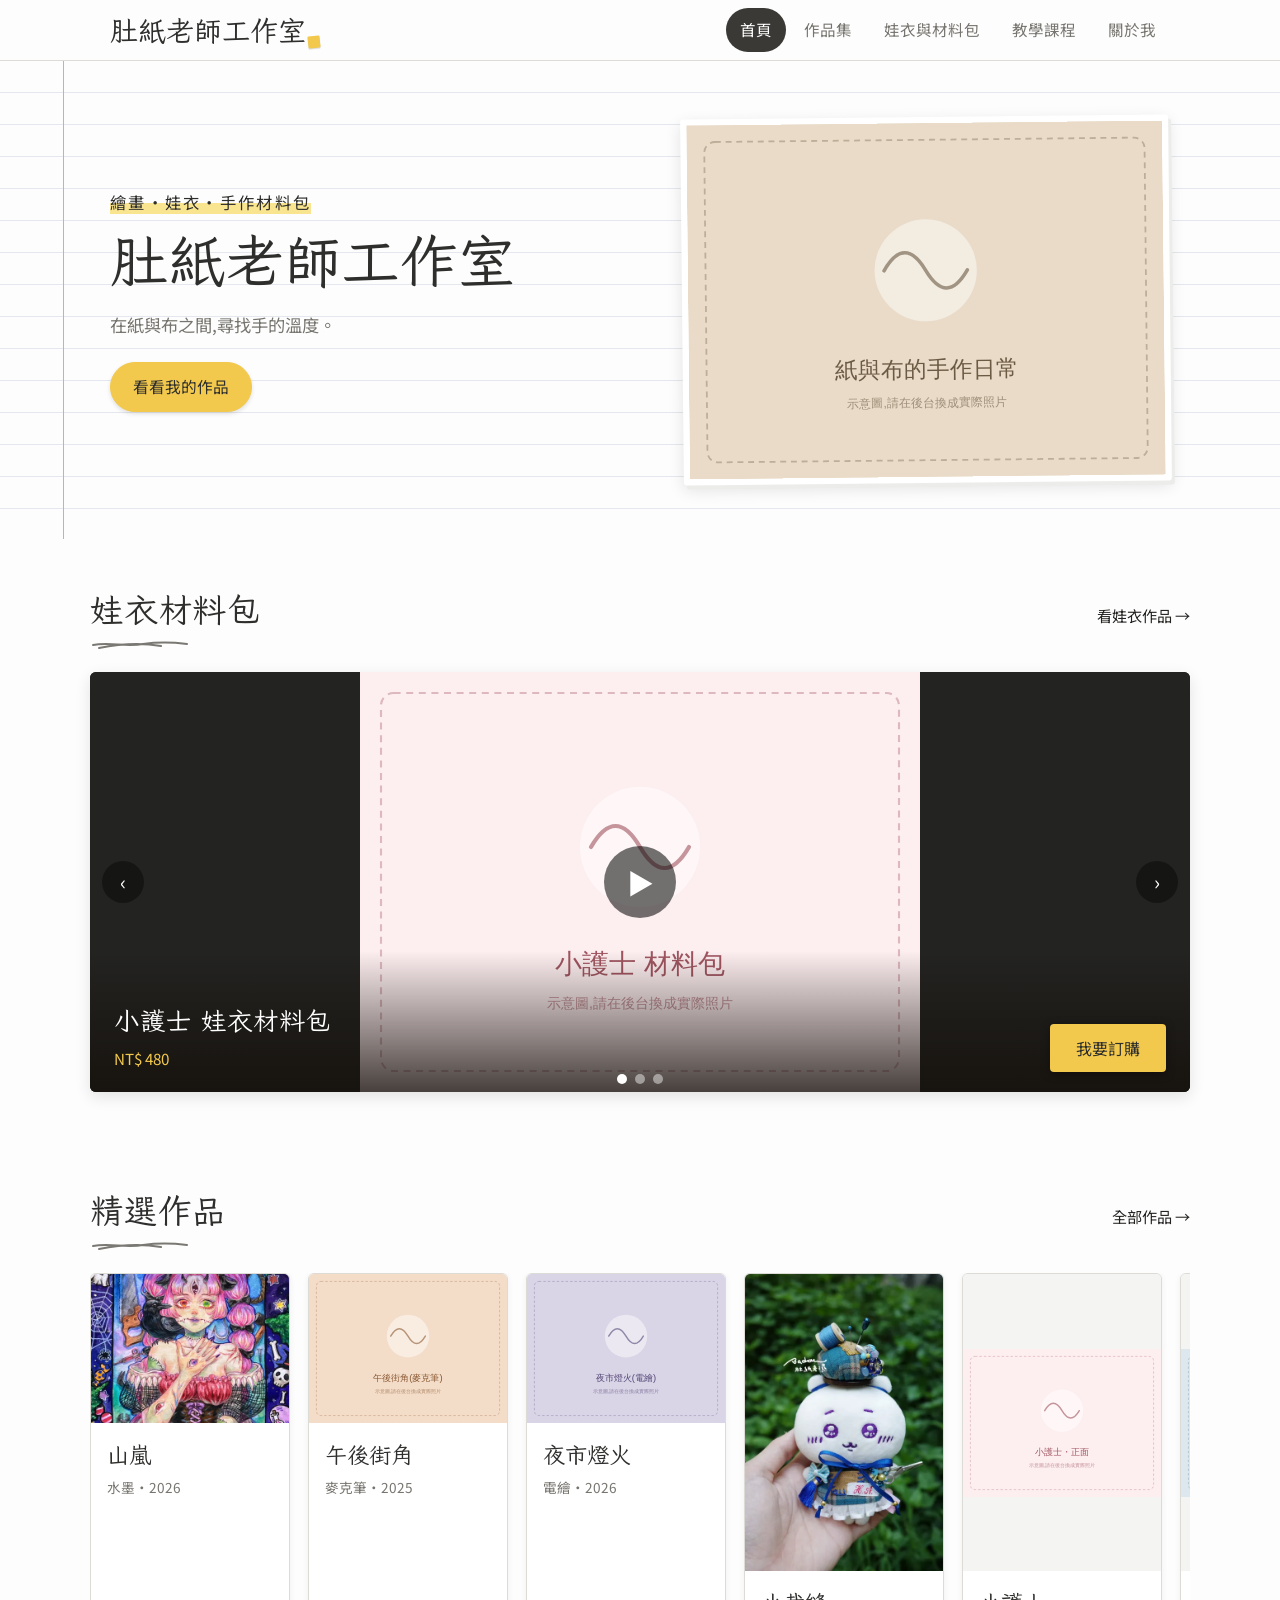
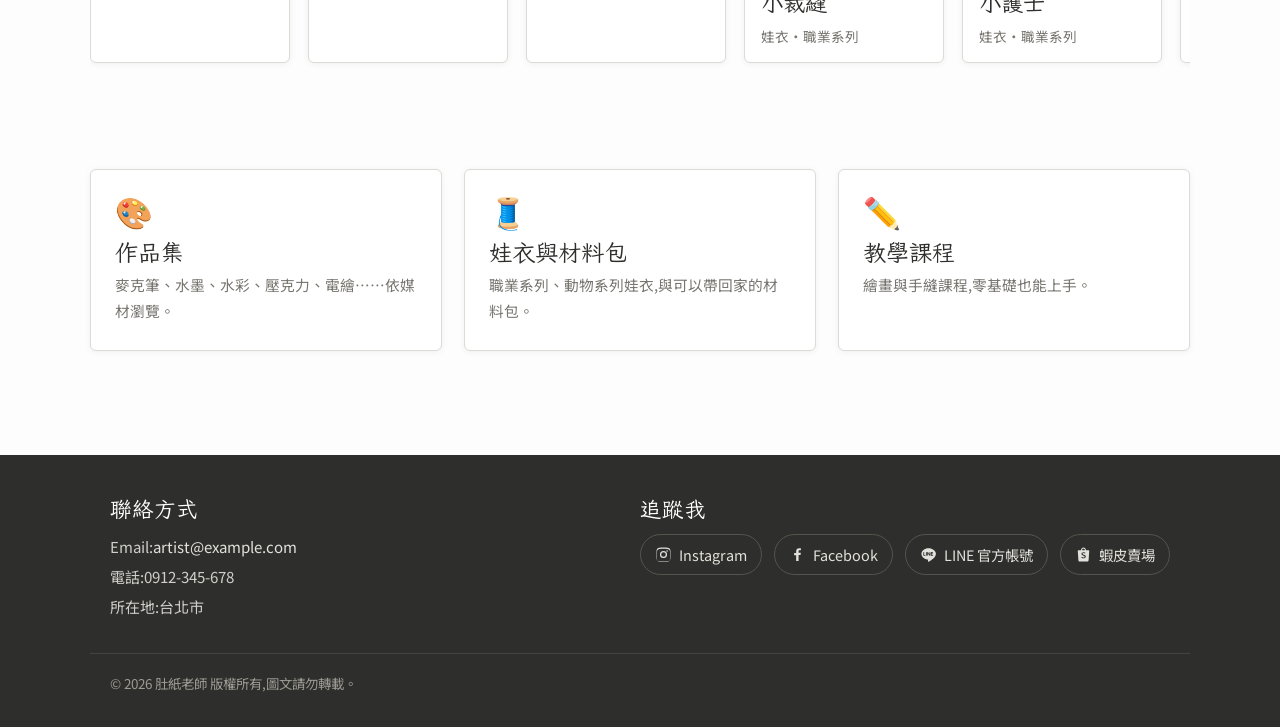
<file: index.html>
<!doctype html>
<html lang="zh-Hant">
<head>
  <meta charset="utf-8">
  <meta name="viewport" content="width=device-width, initial-scale=1">
  <title>肚紙老師工作室|繪畫・娃衣・手作材料包</title>
  <meta name="description" content="美術創作者的個人網站:麥克筆、水墨、水彩、壓克力與電繪作品,棉花娃娃娃衣與手作材料包。">
  <meta property="og:title" content="肚紙老師工作室|繪畫・娃衣・手作材料包">
  <meta property="og:description" content="繪畫作品、娃衣創作與手作材料包。">
  <meta property="og:image" content="/images/site/og-default.svg">
  <meta property="og:type" content="website">
  <meta name="theme-color" content="#fdfdfd">
  <link rel="icon" href="images/site/favicon.svg" type="image/svg+xml">
  <link rel="preconnect" href="https://fonts.googleapis.com">
  <link rel="preconnect" href="https://fonts.gstatic.com" crossorigin>
  <link rel="preconnect" href="https://fontsapi.zeoseven.com" crossorigin>
  <link href="https://fontsapi.zeoseven.com/96/main/result.css" rel="stylesheet">
  <link href="https://fonts.googleapis.com/css2?family=Iansui&family=Noto+Sans+TC:wght@400;500;700&family=Caveat:wght@500;700&display=swap" rel="stylesheet">
  <link rel="stylesheet" href="css/base.css">
  <link rel="stylesheet" href="css/layout.css">
  <link rel="stylesheet" href="css/billboard.css">
</head>
<body>
  <site-header></site-header>

  <main>
    <!-- hero -->
    <section class="hero">
      <div class="hero-inner">
        <div>
          <div class="tagline" data-tagline></div>
          <h1 data-hero-title>歡迎光臨</h1>
          <p class="hero-text" data-hero-text></p>
          <a class="btn btn-primary" href="gallery.html">看看我的作品</a>
        </div>
        <div class="hero-img"><img data-hero-img alt="" ></div>
      </div>
    </section>

    <!-- 材料包影片看板 -->
    <section class="section container" id="kit-section" hidden>
      <div class="section-head">
        <h2>娃衣材料包</h2>
        <a class="more" href="dolls.html">看娃衣作品 →</a>
      </div>
      <div id="kit-billboard"></div>
    </section>

    <!-- 精選作品 -->
    <section class="section container" id="featured-section" hidden>
      <div class="section-head">
        <h2>精選作品</h2>
        <a class="more" href="gallery.html">全部作品 →</a>
      </div>
      <div class="featured-row" id="featured-row"></div>
    </section>

    <!-- 入口卡 -->
    <section class="section container">
      <div class="entry-cards">
        <a class="entry-card" href="gallery.html">
          <div class="icon">🎨</div>
          <h3>作品集</h3>
          <p>麥克筆、水墨、水彩、壓克力、電繪⋯⋯依媒材瀏覽。</p>
        </a>
        <a class="entry-card" href="dolls.html">
          <div class="icon">🧵</div>
          <h3>娃衣與材料包</h3>
          <p>職業系列、動物系列娃衣,與可以帶回家的材料包。</p>
        </a>
        <a class="entry-card" href="courses.html">
          <div class="icon">✏️</div>
          <h3>教學課程</h3>
          <p>繪畫與手縫課程,零基礎也能上手。</p>
        </a>
      </div>
    </section>
  </main>

  <site-footer></site-footer>

  <script type="module" src="js/include.js"></script>
  <script type="module" src="js/home.js"></script>
</body>
</html>
</file>
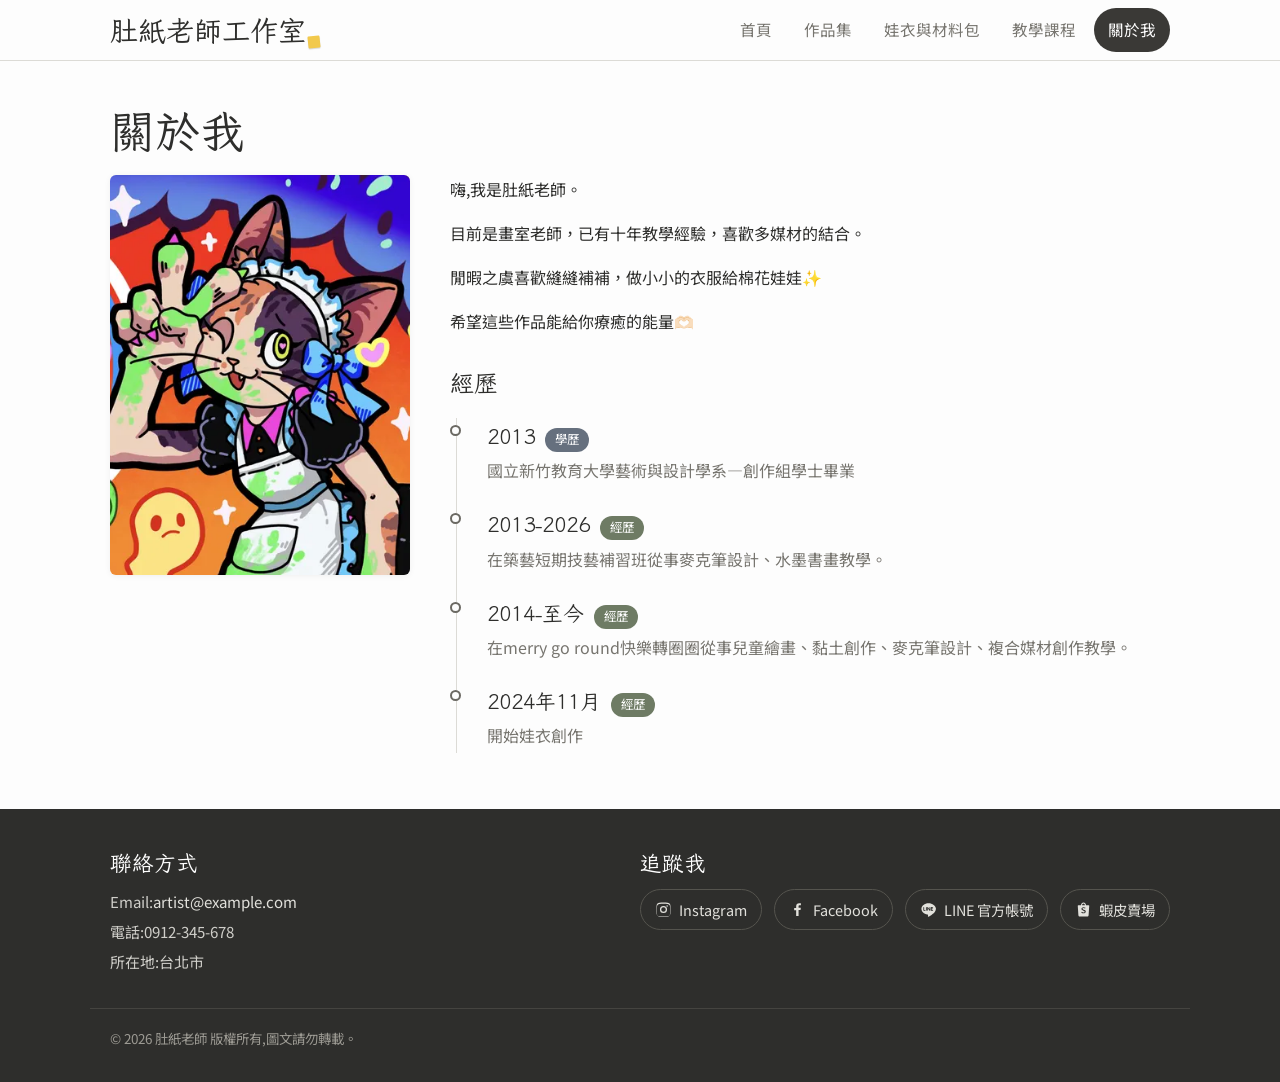
<file: about.html>
<!doctype html>
<html lang="zh-Hant">
<head>
  <meta charset="utf-8">
  <meta name="viewport" content="width=device-width, initial-scale=1">
  <title>關於我|肚紙老師工作室</title>
  <meta name="description" content="創作者簡介、學經歷、展覽與獲獎紀錄。">
  <meta property="og:title" content="關於我|肚紙老師工作室">
  <meta property="og:image" content="/images/site/og-default.svg">
  <meta name="theme-color" content="#fdfdfd">
  <link rel="icon" href="images/site/favicon.svg" type="image/svg+xml">
  <link rel="preconnect" href="https://fonts.googleapis.com">
  <link rel="preconnect" href="https://fonts.gstatic.com" crossorigin>
  <link rel="preconnect" href="https://fontsapi.zeoseven.com" crossorigin>
  <link href="https://fontsapi.zeoseven.com/96/main/result.css" rel="stylesheet">
  <link href="https://fonts.googleapis.com/css2?family=Iansui&family=Noto+Sans+TC:wght@400;500;700&family=Caveat:wght@500;700&display=swap" rel="stylesheet">
  <link rel="stylesheet" href="css/base.css">
  <link rel="stylesheet" href="css/layout.css">
</head>
<body>
  <site-header></site-header>

  <main class="container">
    <div class="page-head">
      <h1>關於我</h1>
    </div>

    <div class="about-grid">
      <div class="about-portrait"><img id="portrait" alt="創作者照片"></div>
      <div>
        <div id="bio"></div>
        <h2 style="margin-top:32px">經歷</h2>
        <ol class="timeline" id="cv-list"></ol>
      </div>
    </div>
  </main>

  <site-footer></site-footer>

  <script type="module" src="js/include.js"></script>
  <script type="module" src="js/about.js"></script>
</body>
</html>
</file>
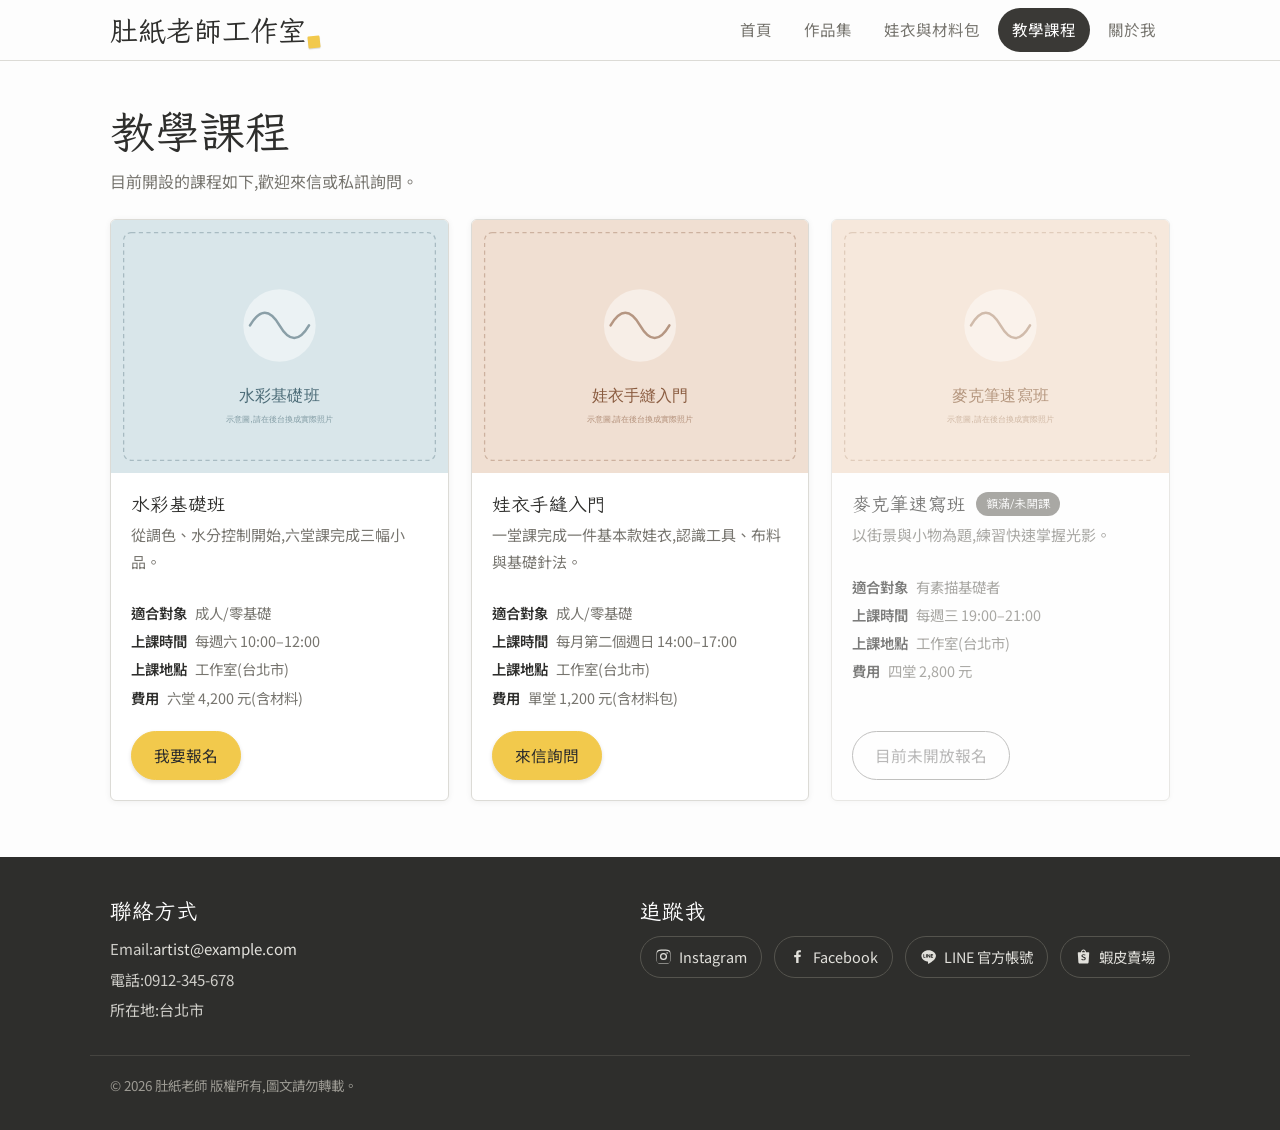
<file: courses.html>
<!doctype html>
<html lang="zh-Hant">
<head>
  <meta charset="utf-8">
  <meta name="viewport" content="width=device-width, initial-scale=1">
  <title>教學課程|肚紙老師工作室</title>
  <meta name="description" content="繪畫與娃衣手縫課程資訊與報名方式。">
  <meta property="og:title" content="教學課程|肚紙老師工作室">
  <meta property="og:image" content="/images/site/og-default.svg">
  <meta name="theme-color" content="#fdfdfd">
  <link rel="icon" href="images/site/favicon.svg" type="image/svg+xml">
  <link rel="preconnect" href="https://fonts.googleapis.com">
  <link rel="preconnect" href="https://fonts.gstatic.com" crossorigin>
  <link rel="preconnect" href="https://fontsapi.zeoseven.com" crossorigin>
  <link href="https://fontsapi.zeoseven.com/96/main/result.css" rel="stylesheet">
  <link href="https://fonts.googleapis.com/css2?family=Iansui&family=Noto+Sans+TC:wght@400;500;700&family=Caveat:wght@500;700&display=swap" rel="stylesheet">
  <link rel="stylesheet" href="css/base.css">
  <link rel="stylesheet" href="css/layout.css">
</head>
<body>
  <site-header></site-header>

  <main class="container">
    <div class="page-head">
      <h1>教學課程</h1>
      <p class="lede" id="course-intro"></p>
    </div>

    <div class="course-grid" id="course-grid"></div>
    <div class="empty-note" id="course-empty" hidden>目前沒有開設中的課程,歡迎追蹤社群獲得最新消息。</div>
  </main>

  <site-footer></site-footer>

  <script type="module" src="js/include.js"></script>
  <script type="module" src="js/courses.js"></script>
</body>
</html>
</file>
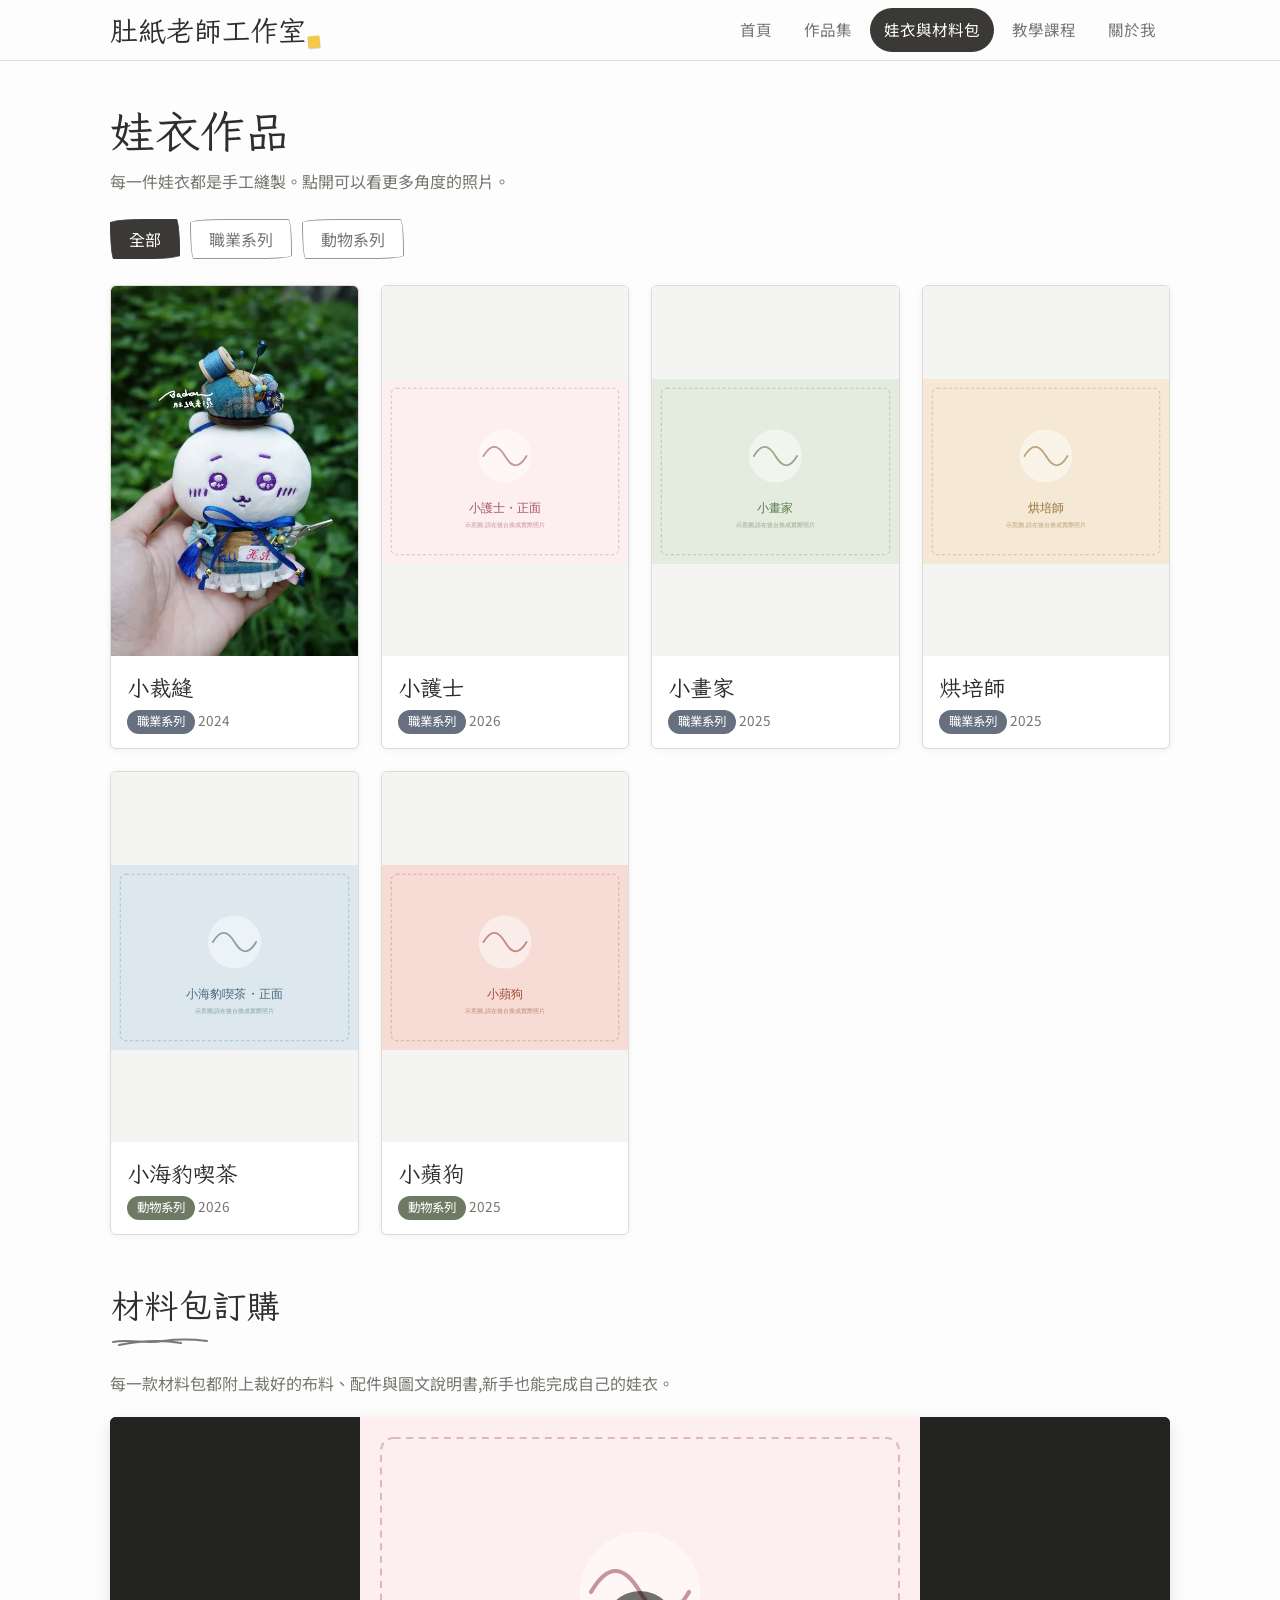
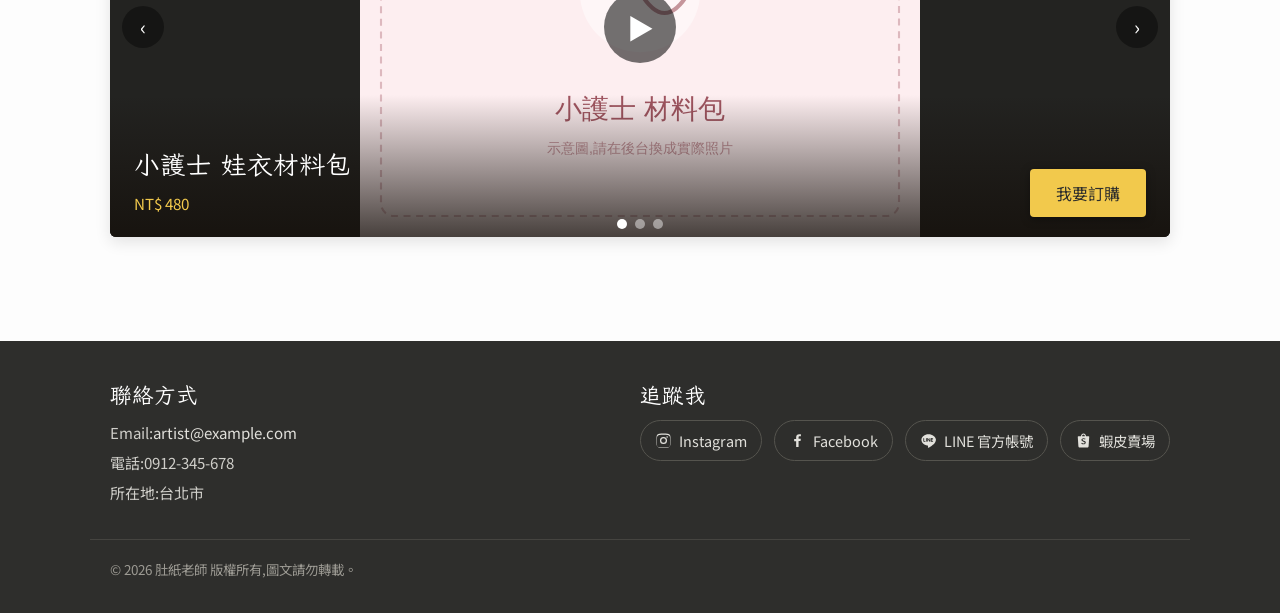
<file: dolls.html>
<!doctype html>
<html lang="zh-Hant">
<head>
  <meta charset="utf-8">
  <meta name="viewport" content="width=device-width, initial-scale=1">
  <title>娃衣與材料包|肚紙老師工作室</title>
  <meta name="description" content="棉花娃娃娃衣作品:職業系列與動物系列,以及可訂購的手作材料包。">
  <meta property="og:title" content="娃衣與材料包|肚紙老師工作室">
  <meta property="og:image" content="/images/site/og-default.svg">
  <meta name="theme-color" content="#fdfdfd">
  <link rel="icon" href="images/site/favicon.svg" type="image/svg+xml">
  <link rel="preconnect" href="https://fonts.googleapis.com">
  <link rel="preconnect" href="https://fonts.gstatic.com" crossorigin>
  <link rel="preconnect" href="https://fontsapi.zeoseven.com" crossorigin>
  <link href="https://fontsapi.zeoseven.com/96/main/result.css" rel="stylesheet">
  <link href="https://fonts.googleapis.com/css2?family=Iansui&family=Noto+Sans+TC:wght@400;500;700&family=Caveat:wght@500;700&display=swap" rel="stylesheet">
  <link rel="stylesheet" href="css/base.css">
  <link rel="stylesheet" href="css/layout.css">
  <link rel="stylesheet" href="css/billboard.css">
</head>
<body>
  <site-header></site-header>

  <main class="container">
    <div class="page-head">
      <h1>娃衣作品</h1>
      <p class="lede">每一件娃衣都是手工縫製。點開可以看更多角度的照片。</p>
    </div>

    <div class="chips" id="series-chips" role="group" aria-label="系列篩選"></div>
    <div class="card-grid" id="dolls-grid"></div>
    <div class="empty-note" id="dolls-empty" hidden>這個系列目前還沒有作品。</div>

    <section class="section" id="kit-section" hidden>
      <div class="section-head">
        <h2>材料包訂購</h2>
      </div>
      <p class="kit-intro" id="kit-intro"></p>
      <div id="kit-billboard"></div>
    </section>
  </main>

  <dialog class="lightbox" id="lightbox" aria-label="娃衣照片">
    <div class="lightbox-figure">
      <button class="lightbox-close" aria-label="關閉">✕</button>
      <button class="lightbox-nav prev" aria-label="上一張">‹</button>
      <img id="lightbox-img" alt="">
      <button class="lightbox-nav next" aria-label="下一張">›</button>
      <span class="lightbox-counter" id="lightbox-counter"></span>
    </div>
    <div class="lightbox-caption">
      <h3 id="lightbox-title"></h3>
      <div class="meta" id="lightbox-meta"></div>
      <p id="lightbox-desc"></p>
    </div>
  </dialog>

  <site-footer></site-footer>

  <script type="module" src="js/include.js"></script>
  <script type="module" src="js/dolls.js"></script>
</body>
</html>
</file>
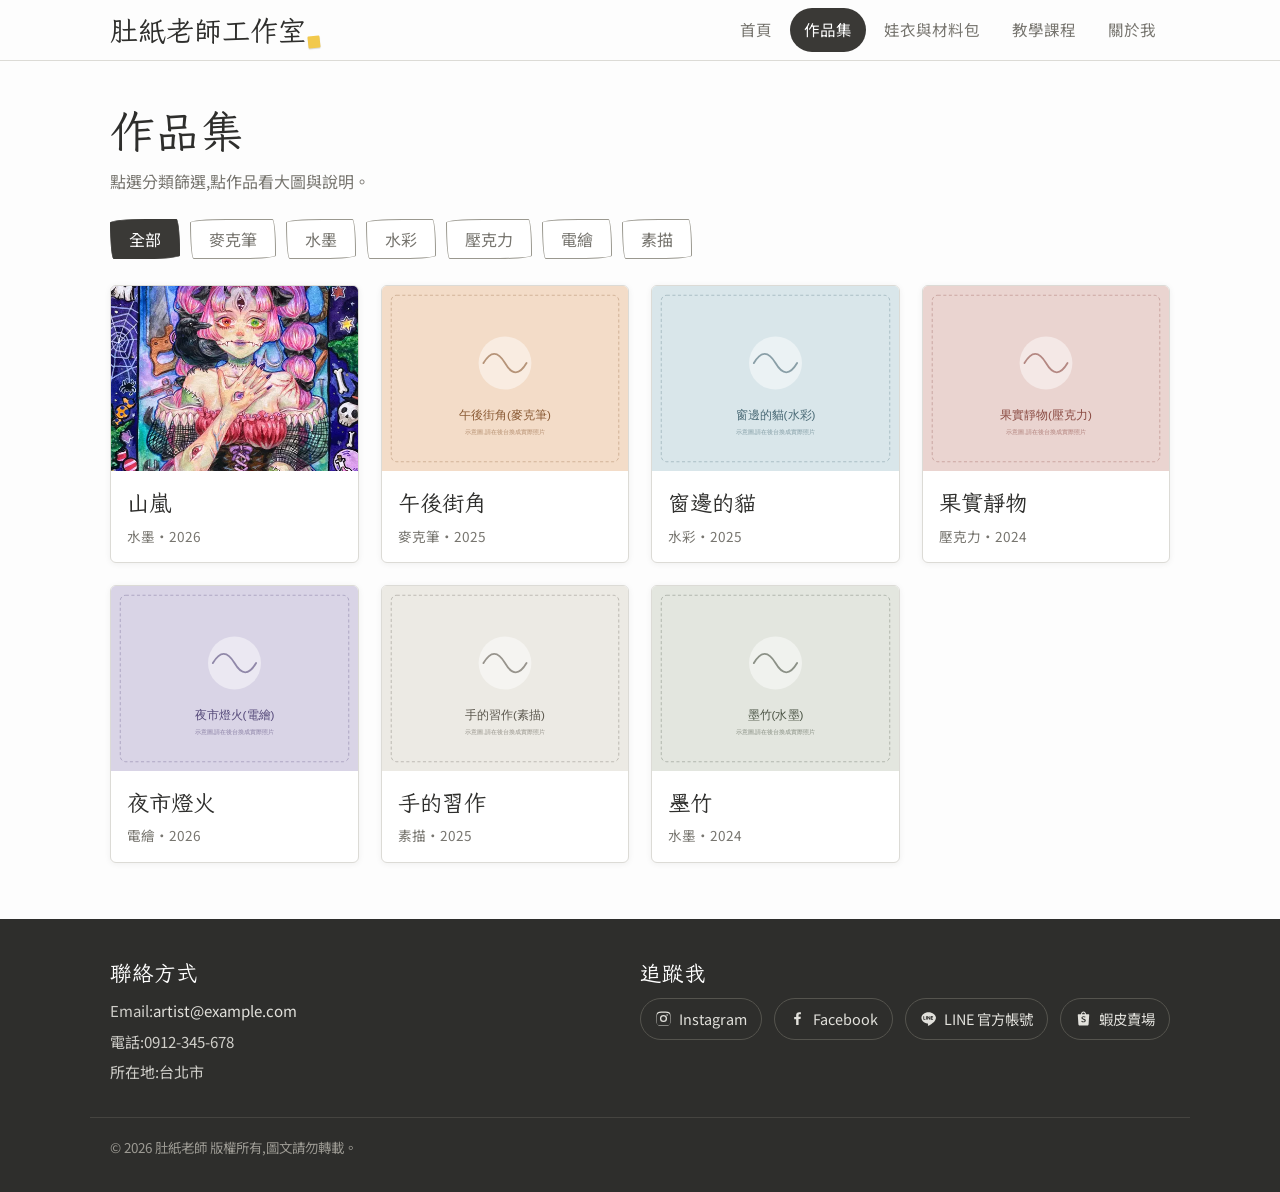
<file: gallery.html>
<!doctype html>
<html lang="zh-Hant">
<head>
  <meta charset="utf-8">
  <meta name="viewport" content="width=device-width, initial-scale=1">
  <title>作品集|肚紙老師工作室</title>
  <meta name="description" content="繪畫作品集:麥克筆、水墨、水彩、壓克力、電繪等媒材分類瀏覽。">
  <meta property="og:title" content="作品集|肚紙老師工作室">
  <meta property="og:image" content="/images/site/og-default.svg">
  <meta name="theme-color" content="#fdfdfd">
  <link rel="icon" href="images/site/favicon.svg" type="image/svg+xml">
  <link rel="preconnect" href="https://fonts.googleapis.com">
  <link rel="preconnect" href="https://fonts.gstatic.com" crossorigin>
  <link rel="preconnect" href="https://fontsapi.zeoseven.com" crossorigin>
  <link href="https://fontsapi.zeoseven.com/96/main/result.css" rel="stylesheet">
  <link href="https://fonts.googleapis.com/css2?family=Iansui&family=Noto+Sans+TC:wght@400;500;700&family=Caveat:wght@500;700&display=swap" rel="stylesheet">
  <link rel="stylesheet" href="css/base.css">
  <link rel="stylesheet" href="css/layout.css">
</head>
<body>
  <site-header></site-header>

  <main class="container">
    <div class="page-head">
      <h1>作品集</h1>
      <p class="lede">點選分類篩選,點作品看大圖與說明。</p>
    </div>

    <div class="chips" id="category-chips" role="group" aria-label="媒材分類篩選"></div>
    <div class="card-grid" id="works-grid"></div>
    <div class="empty-note" id="works-empty" hidden>這個分類目前還沒有作品。</div>
  </main>

  <dialog class="lightbox" id="lightbox" aria-label="作品大圖">
    <div class="lightbox-figure">
      <button class="lightbox-close" aria-label="關閉">✕</button>
      <button class="lightbox-nav prev" aria-label="上一件">‹</button>
      <img id="lightbox-img" alt="">
      <button class="lightbox-nav next" aria-label="下一件">›</button>
    </div>
    <div class="lightbox-caption">
      <h3 id="lightbox-title"></h3>
      <div class="meta" id="lightbox-meta"></div>
      <p id="lightbox-desc"></p>
    </div>
  </dialog>

  <site-footer></site-footer>

  <script type="module" src="js/include.js"></script>
  <script type="module" src="js/gallery.js"></script>
</body>
</html>
</file>
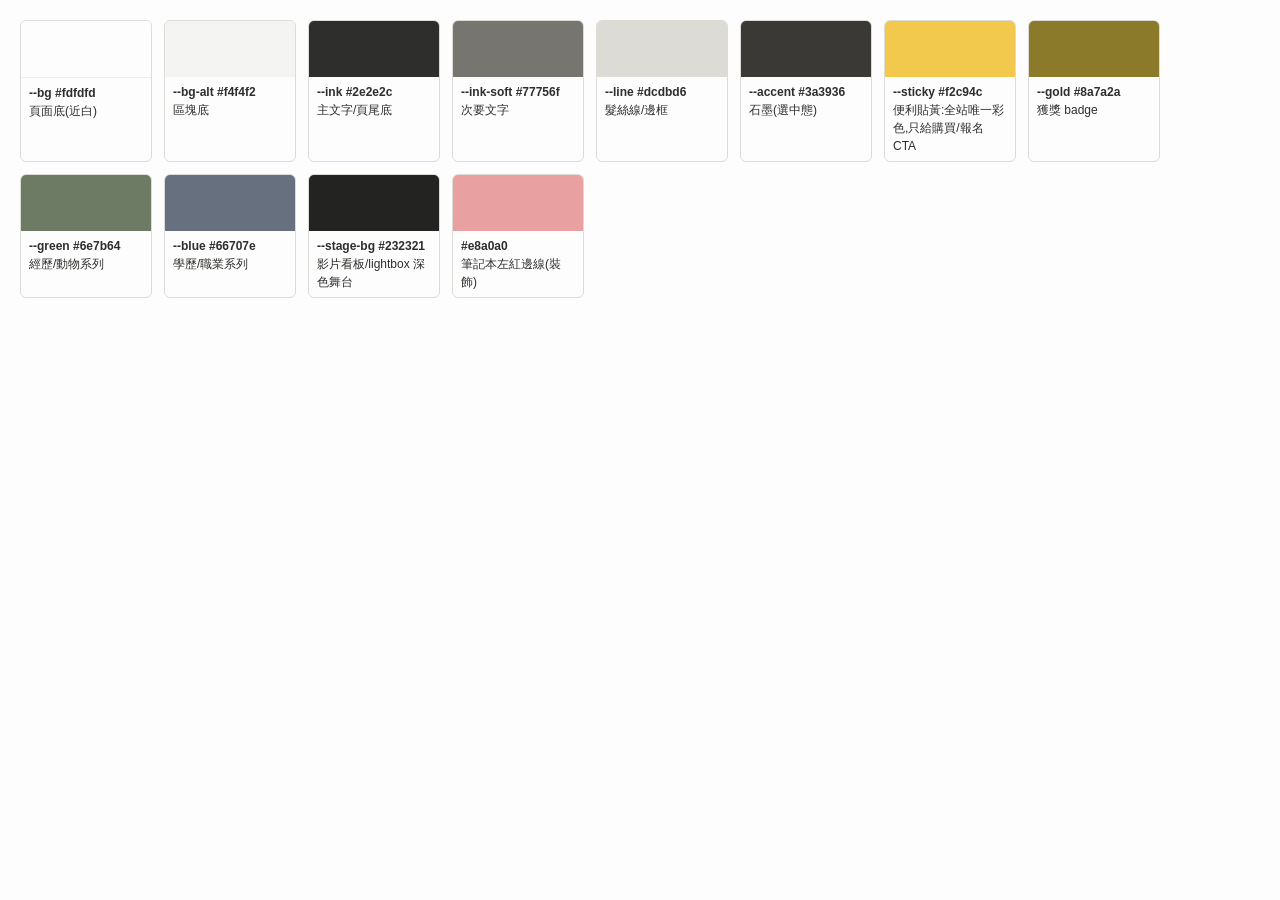
<file: design-system/colors.html>
<!-- @dsCard group="色彩" name="核心色票" -->
<!doctype html>
<html lang="zh-Hant"><head><meta charset="utf-8">
<style>
  body{margin:0;padding:20px;font-family:"Noto Sans TC",sans-serif;background:#fdfdfd;color:#2e2e2c}
  .row{display:flex;flex-wrap:wrap;gap:12px}
  .sw{width:130px;border:1px solid #dcdbd6;border-radius:6px;overflow:hidden;font-size:12px}
  .sw .c{height:56px}.sw .t{padding:6px 8px;line-height:1.5}
  .t b{display:block}
</style></head><body>
<div class="row">
  <div class="sw"><div class="c" style="background:#fdfdfd;border-bottom:1px solid #eee"></div><div class="t"><b>--bg #fdfdfd</b>頁面底(近白)</div></div>
  <div class="sw"><div class="c" style="background:#f4f4f2"></div><div class="t"><b>--bg-alt #f4f4f2</b>區塊底</div></div>
  <div class="sw"><div class="c" style="background:#2e2e2c"></div><div class="t"><b>--ink #2e2e2c</b>主文字/頁尾底</div></div>
  <div class="sw"><div class="c" style="background:#77756f"></div><div class="t"><b>--ink-soft #77756f</b>次要文字</div></div>
  <div class="sw"><div class="c" style="background:#dcdbd6"></div><div class="t"><b>--line #dcdbd6</b>髮絲線/邊框</div></div>
  <div class="sw"><div class="c" style="background:#3a3936"></div><div class="t"><b>--accent #3a3936</b>石墨(選中態)</div></div>
  <div class="sw"><div class="c" style="background:#f2c94c"></div><div class="t"><b>--sticky #f2c94c</b>便利貼黃:全站唯一彩色,只給購買/報名 CTA</div></div>
  <div class="sw"><div class="c" style="background:#8a7a2a"></div><div class="t"><b>--gold #8a7a2a</b>獲獎 badge</div></div>
  <div class="sw"><div class="c" style="background:#6e7b64"></div><div class="t"><b>--green #6e7b64</b>經歷/動物系列</div></div>
  <div class="sw"><div class="c" style="background:#66707e"></div><div class="t"><b>--blue #66707e</b>學歷/職業系列</div></div>
  <div class="sw"><div class="c" style="background:#232321"></div><div class="t"><b>--stage-bg #232321</b>影片看板/lightbox 深色舞台</div></div>
  <div class="sw"><div class="c" style="background:#e8a0a0"></div><div class="t"><b>#e8a0a0</b>筆記本左紅邊線(裝飾)</div></div>
</div>
</body></html>
</file>
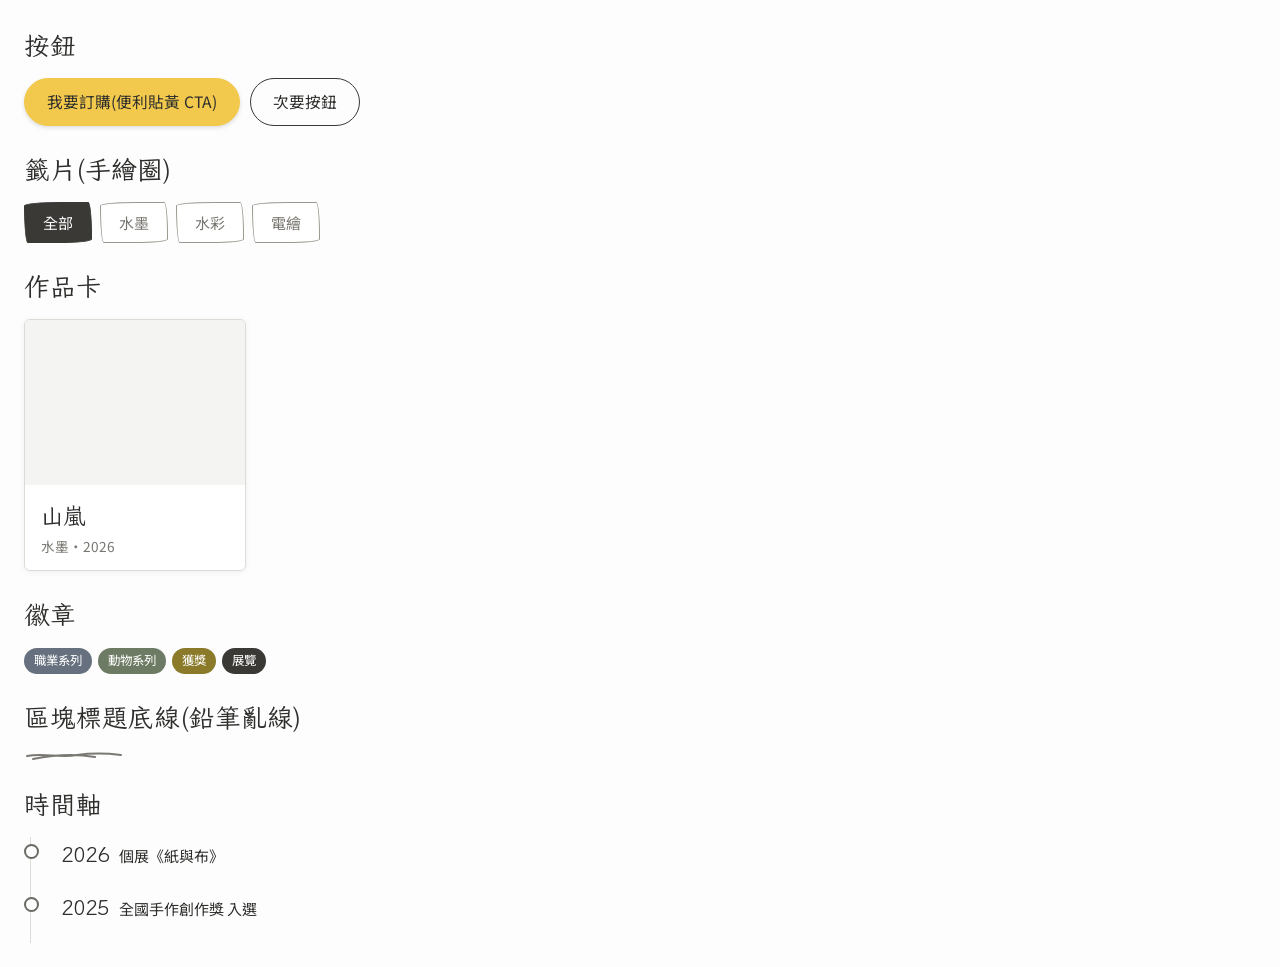
<file: design-system/components.html>
<!-- @dsCard group="元件" name="按鈕/籤片/卡片/徽章/時間軸" -->
<!doctype html>
<html lang="zh-Hant"><head><meta charset="utf-8">
<link href="https://fontsapi.zeoseven.com/96/main/result.css" rel="stylesheet">
<link href="https://fonts.googleapis.com/css2?family=Iansui&family=Noto+Sans+TC:wght@400;500;700&display=swap" rel="stylesheet">
<style>
  body{margin:0;padding:24px;font-family:"Noto Sans TC",sans-serif;background:#fdfdfd;color:#2e2e2c;line-height:1.7;font-size:15px}
  h4{font-family:"辰宇落雁體 Thin","Iansui",cursive;font-weight:400;font-size:1.6rem;margin:22px 0 10px}
  h4:first-child{margin-top:0}
  .btn{display:inline-flex;align-items:center;padding:10px 22px;border-radius:999px;border:1.5px solid #3a3936;background:transparent;color:#2e2e2c;margin-right:10px;cursor:pointer;font-size:.98rem}
  .btn-primary{background:#f2c94c;border-color:#f2c94c;box-shadow:0 2px 4px rgba(0,0,0,.12)}
  .chip{display:inline-block;padding:7px 18px;border:1.5px solid #9a988f;border-radius:255px 25px 225px 25px/25px 225px 25px 255px;background:#fff;color:#77756f;margin-right:8px;cursor:pointer}
  .chip.on{background:#3a3936;border-color:#3a3936;color:#fff}
  .card{width:220px;background:#fff;border:1px solid #dcdbd6;border-radius:6px;overflow:hidden;box-shadow:0 1px 6px rgba(0,0,0,.06)}
  .card:hover{outline:1px solid #9a988f;outline-offset:3px}
  .card .thumb{aspect-ratio:4/3;background:#f4f4f2}
  .card .body{padding:12px 16px}
  .card .title{font-family:"辰宇落雁體 Thin","Iansui",cursive;font-size:1.4rem}
  .card .meta{font-size:.85rem;color:#77756f}
  .badge{display:inline-block;padding:2px 10px;border-radius:999px;font-size:.78rem;color:#fff;margin-right:6px}
  .tl{list-style:none;margin:0;padding:0}
  .tl li{position:relative;padding:0 0 18px 30px;border-left:1.5px solid #dcdbd6;margin-left:6px}
  .tl li::before{content:'';position:absolute;left:-7px;top:7px;width:11px;height:11px;border-radius:50%;background:#fdfdfd;border:2px solid #6b6963}
  .tl .y{font-family:"辰宇落雁體 Thin","Iansui",cursive;font-size:1.3rem;margin-right:10px}
  .scribble{width:100px;height:12px;background:url("data:image/svg+xml,<svg xmlns='http://www.w3.org/2000/svg' viewBox='0 0 100 12'><path d='M3 7c16-3 34 2 50-1 14-2 28-2 44 0M9 10c20-4 44-5 62-2' stroke='%237a7873' stroke-width='2' fill='none' stroke-linecap='round'/></svg>") no-repeat left center/contain}
</style></head><body>
<h4>按鈕</h4>
<span class="btn btn-primary">我要訂購(便利貼黃 CTA)</span><span class="btn">次要按鈕</span>
<h4>籤片(手繪圈)</h4>
<span class="chip on">全部</span><span class="chip">水墨</span><span class="chip">水彩</span><span class="chip">電繪</span>
<h4>作品卡</h4>
<div class="card"><div class="thumb"></div><div class="body"><div class="title">山嵐</div><div class="meta">水墨・2026</div></div></div>
<h4>徽章</h4>
<span class="badge" style="background:#66707e">職業系列</span><span class="badge" style="background:#6e7b64">動物系列</span><span class="badge" style="background:#8a7a2a">獲獎</span><span class="badge" style="background:#3a3936">展覽</span>
<h4>區塊標題底線(鉛筆亂線)</h4>
<div class="scribble"></div>
<h4>時間軸</h4>
<ul class="tl"><li><span class="y">2026</span>個展《紙與布》</li><li><span class="y">2025</span>全國手作創作獎 入選</li></ul>
</body></html>
</file>
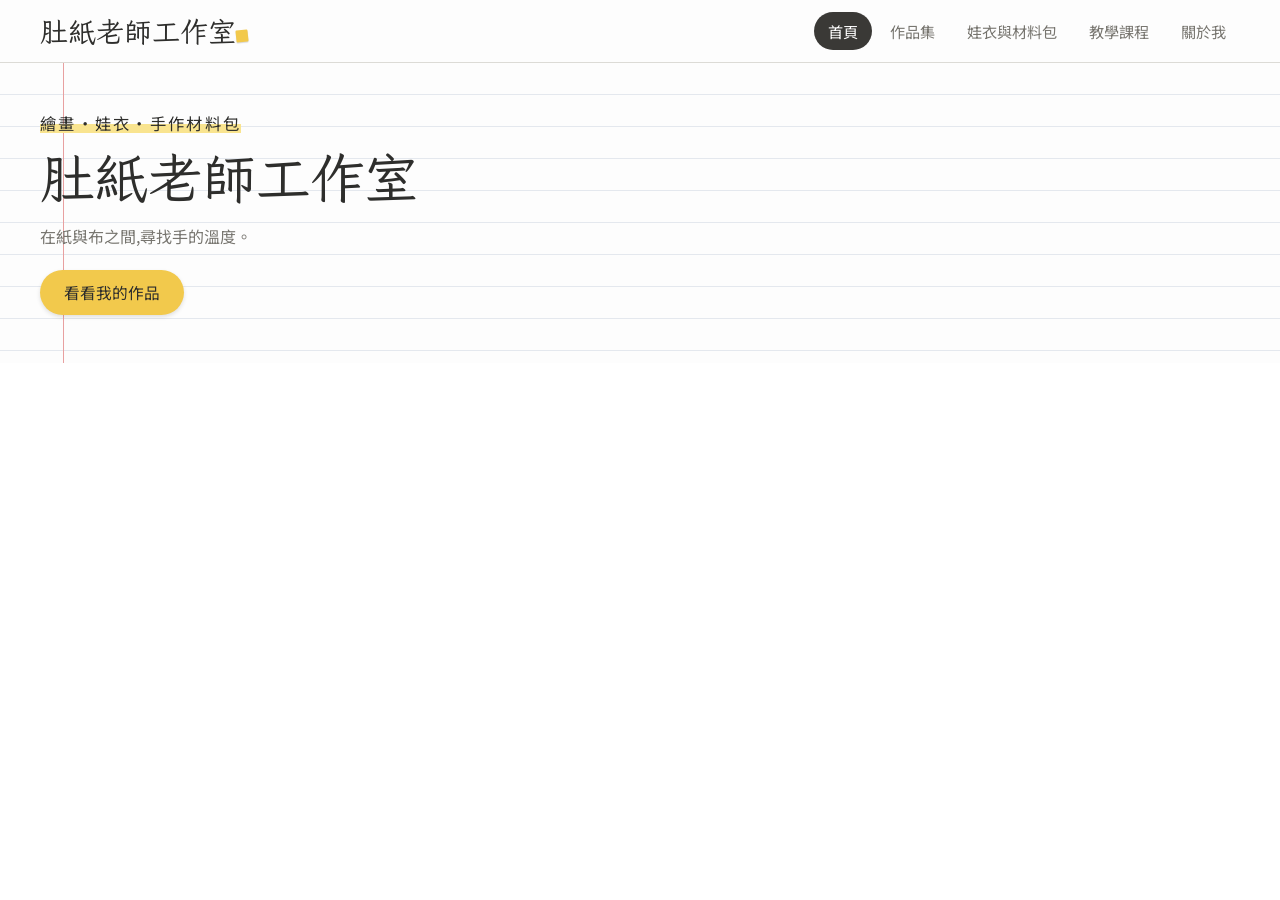
<file: design-system/page-home.html>
<!-- @dsCard group="頁面" name="首頁 Hero(筆記本紙)" -->
<!doctype html>
<html lang="zh-Hant"><head><meta charset="utf-8">
<link href="https://fontsapi.zeoseven.com/96/main/result.css" rel="stylesheet">
<link href="https://fonts.googleapis.com/css2?family=Iansui&family=Noto+Sans+TC:wght@400;500;700&display=swap" rel="stylesheet">
<style>
  body{margin:0;font-family:"Noto Sans TC",sans-serif;color:#2e2e2c}
  .hero{padding:48px 40px;background:
    linear-gradient(90deg,transparent 63px,#e8a0a0 63px,#e8a0a0 64.5px,transparent 64.5px),
    repeating-linear-gradient(#fdfdfd 0 31px,#e4e8ee 31px 32px)}
  .tag{display:inline-block;background:linear-gradient(transparent 55%,#f9e48f 55%,#f9e48f 92%,transparent 92%);letter-spacing:.14em;font-size:1.02rem}
  h1{font-family:"辰宇落雁體 Thin","Iansui",cursive;font-weight:400;font-synthesis:none;font-size:3.4rem;margin:8px 0 10px;line-height:1.3}
  p{color:#77756f;margin:0 0 22px}
  .cta{display:inline-block;padding:11px 24px;border-radius:999px;background:#f2c94c;color:#2e2e2c;text-decoration:none;box-shadow:0 2px 4px rgba(0,0,0,.12);font-size:.98rem}
  .header{display:flex;justify-content:space-between;align-items:center;padding:12px 40px;border-bottom:1.5px solid #dcdbd6;background:rgba(253,253,253,.92)}
  .brand{font-family:"辰宇落雁體 Thin","Iansui",cursive;font-size:1.75rem}
  .brand i{display:inline-block;width:12px;height:12px;background:#f2c94c;border-radius:1px;transform:rotate(-6deg);box-shadow:0 1px 1px rgba(0,0,0,.15)}
  .nav{display:flex;gap:4px;font-size:.95rem}
  .nav span{padding:8px 14px;border-radius:999px;color:#77756f}
  .nav .on{background:#3a3936;color:#fff}
</style></head><body>
<div class="header">
  <span class="brand">肚紙老師工作室<i></i></span>
  <span class="nav"><span class="on">首頁</span><span>作品集</span><span>娃衣與材料包</span><span>教學課程</span><span>關於我</span></span>
</div>
<div class="hero">
  <span class="tag">繪畫・娃衣・手作材料包</span>
  <h1>肚紙老師工作室</h1>
  <p>在紙與布之間,尋找手的溫度。</p>
  <a class="cta" href="#">看看我的作品</a>
</div>
</body></html>
</file>
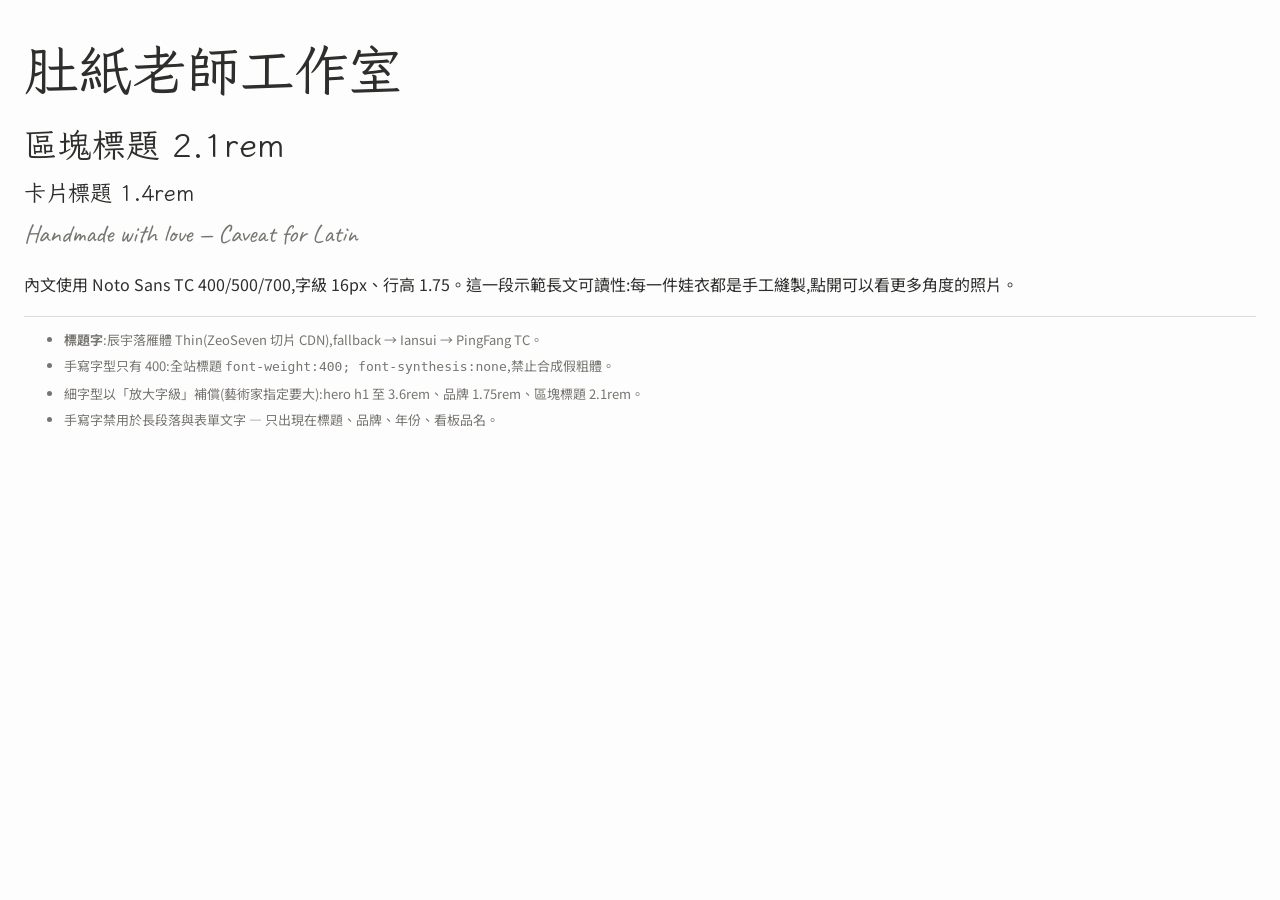
<file: design-system/type.html>
<!-- @dsCard group="字型" name="字型組合與手寫字規則" -->
<!doctype html>
<html lang="zh-Hant"><head><meta charset="utf-8">
<link href="https://fontsapi.zeoseven.com/96/main/result.css" rel="stylesheet">
<link href="https://fonts.googleapis.com/css2?family=Iansui&family=Noto+Sans+TC:wght@400;500;700&family=Caveat:wght@500;700&display=swap" rel="stylesheet">
<style>
  body{margin:0;padding:24px;font-family:"Noto Sans TC",sans-serif;background:#fdfdfd;color:#2e2e2c;line-height:1.7}
  .head{font-family:"辰宇落雁體 Thin","Iansui",cursive;font-weight:400;font-synthesis:none}
  .h1{font-size:3.4rem}.h2{font-size:2.1rem}.h3{font-size:1.4rem}
  .lat{font-family:"Caveat",cursive;font-size:1.6rem;color:#77756f}
  .note{font-size:13px;color:#77756f;border-top:1px solid #dcdbd6;margin-top:18px;padding-top:12px}
  .note li{margin-bottom:4px}
</style></head><body>
<div class="head h1">肚紙老師工作室</div>
<div class="head h2">區塊標題 2.1rem</div>
<div class="head h3">卡片標題 1.4rem</div>
<div class="lat">Handmade with love — Caveat for Latin</div>
<p>內文使用 Noto Sans TC 400/500/700,字級 16px、行高 1.75。這一段示範長文可讀性:每一件娃衣都是手工縫製,點開可以看更多角度的照片。</p>
<ul class="note">
  <li><b>標題字</b>:辰宇落雁體 Thin(ZeoSeven 切片 CDN),fallback → Iansui → PingFang TC。</li>
  <li>手寫字型只有 400:全站標題 <code>font-weight:400; font-synthesis:none</code>,禁止合成假粗體。</li>
  <li>細字型以「放大字級」補償(藝術家指定要大):hero h1 至 3.6rem、品牌 1.75rem、區塊標題 2.1rem。</li>
  <li>手寫字禁用於長段落與表單文字 — 只出現在標題、品牌、年份、看板品名。</li>
</ul>
</body></html>
</file>
<file: css/base.css>
/* ============================================================
   base.css — 設計 tokens、reset、共用元件
   ============================================================ */

:root {
  /* 色票:鉛筆手稿(石墨線+便利貼黃) */
  --bg: #fdfdfd;
  --bg-alt: #f4f4f2;
  --card: #ffffff;
  --ink: #2e2e2c;
  --ink-soft: #77756f;
  --line: #dcdbd6;
  --accent: #3a3936;        /* 石墨 */
  --accent-dark: #232220;
  --accent-soft: #ececea;
  --gold: #8a7a2a;
  --green: #6e7b64;
  --blue: #66707e;
  --sticky: #f2c94c;        /* 便利貼黃:全站唯一的彩色,只給購買/報名 CTA */

  /* 字型:標題手寫(辰宇落雁體)、內文清晰 */
  --font-head: "辰宇落雁體 Thin", "Iansui", "PingFang TC", "Microsoft JhengHei", cursive;
  --font-body: "Noto Sans TC", "PingFang TC", "Microsoft JhengHei", sans-serif;

  /* 版面 */
  --maxw: 1100px;
  --radius: 6px;
  --radius-sm: 4px;
  --shadow: 0 1px 6px rgba(0, 0, 0, 0.06);
  --shadow-hover: 0 5px 16px rgba(0, 0, 0, 0.11);

  /* 區域色(header / footer / 深色舞台) */
  --header-bg: rgba(253, 253, 253, 0.92);
  --footer-bg: #2e2e2c;
  --footer-ink: #cfcec9;
  --footer-head: #ffffff;
  --footer-link: #e2e1dc;
  --footer-line: #55544e;
  --footer-hr: #454440;
  --footer-mute: #9c9a93;
  --stage-bg: #232321;
  --stage-warm: #f2c94c;
  --on-accent: #ffffff;
}

/* ---------- reset ---------- */
*, *::before, *::after { box-sizing: border-box; }
html { -webkit-text-size-adjust: 100%; }
body {
  margin: 0;
  font-family: var(--font-body);
  color: var(--ink);
  background: var(--bg);
  line-height: 1.75;
  font-size: 16px;
}
img, video, svg { max-width: 100%; height: auto; display: block; }
/* 手寫字型只有 400:禁止瀏覽器合成假粗體,改以放大字級補償(見各標題的 font-size) */
h1, h2, h3, h4 { font-family: var(--font-head); line-height: 1.35; margin: 0 0 0.5em; font-weight: 400; font-synthesis: none; }
p { margin: 0 0 1em; }
a { color: var(--accent-dark); text-decoration: none; }
a:hover { text-decoration: underline; }
button { font-family: inherit; font-size: inherit; cursor: pointer; }
:focus-visible { outline: 2px solid var(--accent); outline-offset: 2px; }

.container { max-width: var(--maxw); margin: 0 auto; padding: 0 20px; }
.visually-hidden {
  position: absolute; width: 1px; height: 1px; margin: -1px;
  clip-path: inset(50%); overflow: hidden; white-space: nowrap;
}

/* ---------- 區塊標題 ---------- */
.section { padding: 48px 0; }
.section-head {
  display: flex; align-items: baseline; justify-content: space-between;
  gap: 12px; margin-bottom: 22px;
}
.section-head h2 { margin: 0; font-size: 2.1rem; }
.section-head h2::after {
  content: ""; display: block; width: 100px; height: 12px;
  margin-top: 6px; border-radius: 0;
  background: url("data:image/svg+xml,<svg xmlns='http://www.w3.org/2000/svg' viewBox='0 0 100 12'><path d='M3 7c16-3 34 2 50-1 14-2 28-2 44 0M9 10c20-4 44-5 62-2' stroke='%237a7873' stroke-width='2' fill='none' stroke-linecap='round'/></svg>") no-repeat left center / contain;
}
.section-head .more { font-size: 0.95rem; white-space: nowrap; }

/* ---------- 按鈕 ---------- */
.btn {
  display: inline-flex; align-items: center; justify-content: center; gap: 6px;
  padding: 10px 22px; border-radius: 999px; border: 1.5px solid var(--accent);
  background: transparent; color: var(--accent-dark);
  font-size: 0.98rem; text-decoration: none; transition: all 0.18s ease;
}
.btn:hover { background: var(--accent-soft); text-decoration: none; }
/* 主要 CTA = 便利貼黃(全站唯一彩色,黃底墨字) */
.btn-primary {
  background: var(--sticky); border-color: var(--sticky); color: var(--ink);
  box-shadow: 0 2px 4px rgba(0, 0, 0, 0.12);
}
.btn-primary:hover { background: #e8ba32; border-color: #e8ba32; color: var(--ink); }
.btn[aria-disabled="true"] { opacity: 0.5; pointer-events: none; }

/* ---------- 篩選 chips ---------- */
.chips { display: flex; flex-wrap: wrap; gap: 10px; margin-bottom: 26px; }
.chip {
  padding: 7px 18px; border: 1.5px solid #9a988f;
  border-radius: 255px 25px 225px 25px / 25px 225px 25px 255px; /* 手繪圈 */
  background: var(--card); color: var(--ink-soft); transition: all 0.15s ease;
}
.chip:hover { border-color: var(--ink); color: var(--ink); }
.chip[aria-pressed="true"] {
  background: var(--accent); border-color: var(--accent); color: var(--on-accent);
}

/* ---------- 卡片格 ---------- */
.card-grid {
  display: grid; gap: 22px;
  grid-template-columns: repeat(auto-fill, minmax(220px, 1fr));
}
.card {
  background: var(--card); border-radius: var(--radius); overflow: hidden;
  box-shadow: var(--shadow); border: 1px solid var(--line);
  transition: transform 0.18s ease, box-shadow 0.18s ease;
}
.card:hover {
  transform: translateY(-3px); box-shadow: var(--shadow-hover);
  outline: 1px solid #9a988f; outline-offset: 3px; /* 手繪雙框 */
}
.card > button {
  all: unset; display: block; width: 100%; cursor: pointer;
}
.card .thumb {
  aspect-ratio: 4 / 3; overflow: hidden; background: var(--bg-alt);
}
/* 直式縮圖(娃衣沙龍照多為直式 2:3):框用 2:3 貼合娃照,
   並改用 contain 完整顯示整張娃 —— 2:3 的照片剛好填滿、零裁切,
   比例不同的照片也完整呈現(頂多留一點邊),不會被切掉。 */
.card .thumb.thumb--portrait { aspect-ratio: 2 / 3; }
.card .thumb img { width: 100%; height: 100%; object-fit: cover; }
.card .thumb.thumb--portrait img { object-fit: contain; }
.card .card-body { padding: 12px 16px 14px; }
.card .card-title { font-family: var(--font-head); font-size: 1.4rem; font-weight: 400; font-synthesis: none; }
.card .card-meta { font-size: 0.85rem; color: var(--ink-soft); margin-top: 2px; }

/* ---------- badge ---------- */
.badge {
  display: inline-block; padding: 2px 10px; border-radius: 999px;
  font-size: 0.78rem; line-height: 1.6; color: var(--on-accent); background: var(--ink-soft);
}
.badge-occupation { background: var(--blue); }
.badge-animal { background: var(--green); }
.badge-exhibition { background: var(--accent); }
.badge-award { background: var(--gold); }
.badge-education { background: var(--blue); }
.badge-experience { background: var(--green); }
.badge-closed { background: var(--ink-soft); }

/* ---------- lightbox(原生 dialog) ----------
   對話框貼合圖片寬(fit-content),不再固定 920px —— 直式照片不會兩側黑邊;
   圖高上限 80vh,放大圖夠大。caption 用 width:0 + min-width:100% 技巧,
   寬度跟著圖片走、不會反過來撐開對話框。 */
dialog.lightbox {
  border: none; border-radius: var(--radius); padding: 0;
  width: fit-content; max-width: 92vw; min-width: min(320px, 90vw);
  max-height: 92vh; overflow: auto;
  background: var(--card); color: var(--ink);
  box-shadow: 0 12px 48px rgba(40, 30, 20, 0.35);
}
dialog.lightbox::backdrop { background: rgba(30, 24, 18, 0.72); }
.lightbox-figure {
  position: relative; background: var(--stage-bg);
  display: flex; align-items: center; justify-content: center;
}
.lightbox-figure img {
  /* 92vh 扣掉 caption 的高度(窄框時說明會折兩行,預留 165px),
     圖片+說明剛好塞進畫面不出捲軸 */
  max-height: min(calc(92vh - 165px), 1400px);
  width: auto; max-width: 100%; object-fit: contain;
}
.lightbox-caption { padding: 16px 22px 20px; border-top: 1px solid var(--line); width: 0; min-width: 100%; }
.lightbox-caption h3 { margin: 0 0 4px; font-size: 1.55rem; }
.lightbox-caption .meta { color: var(--ink-soft); font-size: 0.88rem; margin-bottom: 6px; }
.lightbox-caption p { margin: 0; font-size: 0.95rem; }
.lightbox-close {
  position: absolute; top: 10px; right: 10px; z-index: 2;
  width: 38px; height: 38px; border-radius: 50%; border: none;
  background: rgba(0, 0, 0, 0.45); color: #fff; font-size: 1.15rem; line-height: 1;
}
.lightbox-close:hover { background: rgba(0, 0, 0, 0.7); }
.lightbox-nav {
  position: absolute; top: 50%; transform: translateY(-50%); z-index: 2;
  width: 42px; height: 42px; border-radius: 50%; border: none;
  background: rgba(0, 0, 0, 0.4); color: #fff; font-size: 1.3rem; line-height: 1;
}
.lightbox-nav:hover { background: rgba(0, 0, 0, 0.68); }
.lightbox-nav.prev { left: 10px; }
.lightbox-nav.next { right: 10px; }
.lightbox-counter {
  position: absolute; bottom: 10px; right: 14px; z-index: 2;
  color: #fff; font-size: 0.82rem; background: rgba(0, 0, 0, 0.45);
  padding: 2px 10px; border-radius: 999px;
}

/* ---------- 空狀態與載入失敗 ---------- */
.empty-note {
  padding: 40px 20px; text-align: center; color: var(--ink-soft);
  background: var(--bg-alt); border-radius: var(--radius);
}
</file>
<file: css/layout.css>
/* ============================================================
   layout.css — header / footer / hero / 各頁版面
   ============================================================ */

/* ---------- header ---------- */
.site-header {
  position: sticky; top: 0; z-index: 50;
  background: var(--header-bg);
  backdrop-filter: blur(8px);
  border-bottom: 1.5px solid var(--line);
}
.site-header .bar {
  max-width: var(--maxw); margin: 0 auto; padding: 0 20px;
  display: flex; align-items: center; justify-content: space-between;
  min-height: 60px; gap: 16px;
}
.brand {
  font-family: var(--font-head); font-weight: 400; font-synthesis: none; font-size: 1.75rem;
  color: var(--ink); text-decoration: none; white-space: nowrap;
}
.brand:hover { text-decoration: none; color: var(--accent-dark); }
/* 品牌句號 → 一張小小的黃便利貼 */
.brand .brand-dot { color: transparent; position: relative; display: inline-block; width: 14px; }
.brand .brand-dot::before {
  content: ''; position: absolute; left: 2px; bottom: 7px;
  width: 12px; height: 12px; background: var(--sticky);
  border-radius: 1px; transform: rotate(-6deg);
  box-shadow: 0 1px 1px rgba(0, 0, 0, 0.15);
}

.main-nav ul { list-style: none; display: flex; gap: 4px; margin: 0; padding: 0; }
.main-nav a {
  display: block; padding: 8px 14px; border-radius: 999px;
  color: var(--ink-soft); font-size: 0.97rem;
}
.main-nav a:hover { color: var(--accent-dark); background: var(--accent-soft); text-decoration: none; }
.main-nav a[aria-current="page"] { color: #fff; background: var(--accent); }

.nav-toggle {
  display: none; border: none; background: none; padding: 8px;
  color: var(--ink); line-height: 0;
}

@media (max-width: 700px) {
  .nav-toggle { display: block; }
  .main-nav {
    display: none; position: absolute; left: 0; right: 0; top: 100%;
    background: var(--card); border-bottom: 1px solid var(--line);
    box-shadow: var(--shadow);
  }
  .main-nav.open { display: block; }
  .main-nav ul { flex-direction: column; padding: 10px 16px 16px; gap: 2px; }
  .main-nav a { padding: 11px 14px; border-radius: var(--radius-sm); }
}

/* ---------- footer ---------- */
.site-footer {
  margin-top: 56px; padding: 40px 0 32px;
  background: var(--footer-bg); color: var(--footer-ink);
}
.site-footer .cols {
  max-width: var(--maxw); margin: 0 auto; padding: 0 20px;
  display: flex; flex-wrap: wrap; gap: 28px; justify-content: space-between;
}
.site-footer h3 { color: var(--footer-head); font-size: 1.35rem; margin-bottom: 10px; }
.site-footer a { color: var(--footer-link); }
.site-footer a:hover { color: var(--footer-head); }
.footer-contact li { margin-bottom: 4px; }
.footer-contact ul { list-style: none; margin: 0; padding: 0; font-size: 0.94rem; }
.social-links { display: flex; gap: 12px; flex-wrap: wrap; }
.social-links a {
  display: inline-flex; align-items: center; gap: 7px;
  padding: 7px 14px; border: 1px solid var(--footer-line); border-radius: 999px;
  font-size: 0.9rem;
}
.social-links a:hover { border-color: var(--footer-head); text-decoration: none; }
.social-links svg { width: 17px; height: 17px; fill: currentColor; }
.copyright {
  max-width: var(--maxw); margin: 28px auto 0; padding: 18px 20px 0;
  border-top: 1px solid var(--footer-hr); font-size: 0.84rem; color: var(--footer-mute);
}

/* ---------- 首頁 hero ---------- */
/* hero:筆記本紙(水平格線 + 左側紅邊線) */
.hero {
  position: relative; overflow: hidden;
  background:
    linear-gradient(90deg, transparent 63px, #e8a0a0 63px, #e8a0a0 64.5px, transparent 64.5px),
    repeating-linear-gradient(var(--bg) 0 31px, #e4e8ee 31px 32px);
}
.hero .hero-inner {
  max-width: var(--maxw); margin: 0 auto; padding: 56px 20px;
  display: grid; grid-template-columns: 1.1fr 1fr; gap: 36px; align-items: center;
}
.hero h1 { font-size: clamp(2.4rem, 5.5vw, 3.6rem); margin-bottom: 10px; }
.hero .tagline {
  display: inline-block; color: var(--ink);
  background: linear-gradient(transparent 55%, #f9e48f 55%, #f9e48f 92%, transparent 92%); /* 螢光筆 */
  font-size: 1.02rem; letter-spacing: 0.14em; margin-bottom: 6px;
}
.hero .hero-text { color: var(--ink-soft); font-size: 1.08rem; margin-bottom: 22px; }
.hero .hero-img {
  border-radius: 3px; overflow: hidden;
  border: 6px solid #fff; transform: rotate(-0.6deg);
  box-shadow: 3px 4px 0 var(--accent-soft), var(--shadow-hover);
  aspect-ratio: 4 / 3; background: var(--card);
}
.hero .hero-img img { width: 100%; height: 100%; object-fit: cover; }
@media (max-width: 760px) {
  .hero .hero-inner { grid-template-columns: 1fr; padding: 36px 20px; gap: 22px; }
}

/* ---------- 首頁入口卡 ---------- */
.entry-cards { display: grid; gap: 22px; grid-template-columns: repeat(3, 1fr); }
.entry-card {
  display: block; padding: 26px 24px; border-radius: var(--radius);
  background: var(--card); border: 1px solid var(--line); box-shadow: var(--shadow);
  color: var(--ink); text-decoration: none;
  transition: transform 0.18s ease, box-shadow 0.18s ease;
}
.entry-card:hover { transform: translateY(-3px); box-shadow: var(--shadow-hover); text-decoration: none; }
.entry-card .icon { font-size: 1.9rem; line-height: 1; margin-bottom: 10px; }
.entry-card h3 { margin-bottom: 4px; font-size: 1.45rem; }
.entry-card p { margin: 0; color: var(--ink-soft); font-size: 0.92rem; }
@media (max-width: 760px) { .entry-cards { grid-template-columns: 1fr; } }

/* ---------- 精選作品橫列 ---------- */
.featured-row {
  display: grid; grid-auto-flow: column; grid-auto-columns: minmax(200px, 240px);
  gap: 18px; overflow-x: auto; padding-bottom: 10px;
  scroll-snap-type: x mandatory;
}
.featured-row .card { scroll-snap-align: start; }

/* ---------- 關於頁 ---------- */
.about-grid {
  display: grid; grid-template-columns: 300px 1fr; gap: 40px; align-items: start;
}
.about-portrait {
  border-radius: var(--radius); overflow: hidden; box-shadow: var(--shadow);
  aspect-ratio: 3 / 4; background: var(--bg-alt); position: sticky; top: 84px;
}
.about-portrait img { width: 100%; height: 100%; object-fit: cover; }
@media (max-width: 760px) {
  .about-grid { grid-template-columns: 1fr; }
  .about-portrait { max-width: 300px; position: static; }
}

.timeline { list-style: none; margin: 18px 0 0; padding: 0; }
.timeline li {
  position: relative; padding: 0 0 22px 30px; border-left: 1.5px solid var(--line);
  margin-left: 6px;
}
.timeline li::before {
  content: ""; position: absolute; left: -7px; top: 7px;
  width: 11px; height: 11px; border-radius: 50%;
  background: var(--bg); border: 2px solid #6b6963; /* 鉛筆空心圈 */
}
.timeline li:last-child { padding-bottom: 4px; }
.timeline .t-year { font-weight: 400; font-synthesis: none; font-size: 1.3rem; font-family: var(--font-head); margin-right: 10px; }
.timeline .t-text { display: block; color: var(--ink-soft); margin-top: 2px; }

/* ---------- 課程頁 ---------- */
.course-grid { display: grid; gap: 22px; grid-template-columns: repeat(auto-fill, minmax(280px, 1fr)); }
.course-card {
  background: var(--card); border: 1px solid var(--line); border-radius: var(--radius);
  overflow: hidden; box-shadow: var(--shadow); display: flex; flex-direction: column;
}
.course-card .thumb { aspect-ratio: 16 / 9; background: var(--bg-alt); }
.course-card .thumb img { width: 100%; height: 100%; object-fit: cover; }
.course-card .body { padding: 18px 20px 20px; display: flex; flex-direction: column; gap: 4px; flex: 1; }
.course-card h3 { margin-bottom: 2px; display: flex; align-items: center; gap: 10px; }
.course-card .desc { color: var(--ink-soft); font-size: 0.94rem; }
.course-card .facts { list-style: none; margin: 6px 0 14px; padding: 0; font-size: 0.9rem; color: var(--ink-soft); }
.course-card .facts li { display: flex; gap: 8px; margin-bottom: 3px; }
.course-card .facts .k { color: var(--ink); font-weight: 600; white-space: nowrap; }
.course-card .cta { margin-top: auto; }
.course-card.closed { opacity: 0.62; }
.course-card.closed:hover { transform: none; }

/* ---------- 頁面標題區 ---------- */
.page-head { padding: 40px 0 8px; }
.page-head h1 { font-size: clamp(2.2rem, 4.5vw, 2.8rem); margin-bottom: 6px; }
.page-head .lede { color: var(--ink-soft); max-width: 640px; }

/* ---------- 404 ---------- */
.notfound { text-align: center; padding: 90px 20px; }
.notfound h1 { font-size: 2.2rem; }
</file>
<file: css/billboard.css>
/* ============================================================
   billboard.css — 材料包影片看板(廣告輪播)
   ============================================================ */

.billboard {
  position: relative; border-radius: var(--radius); overflow: hidden;
  background: var(--stage-bg); box-shadow: var(--shadow-hover);
}
.billboard-track { position: relative; height: 420px; }
@media (max-width: 700px) { .billboard-track { height: 72vw; min-height: 300px; } }

.billboard-slide {
  position: absolute; inset: 0; opacity: 0; transition: opacity 0.45s ease;
  display: flex; align-items: center; justify-content: center;
  pointer-events: none;
}
.billboard-slide.active { opacity: 1; pointer-events: auto; }
.billboard-slide video,
.billboard-slide img.slide-media {
  width: 100%; height: 100%; object-fit: contain; background: var(--stage-bg);
}

/* 文字與訂購按鈕覆層 */
.billboard-overlay {
  position: absolute; left: 0; right: 0; bottom: 0; z-index: 2;
  padding: 48px 24px 20px;
  background: linear-gradient(transparent, rgba(20, 15, 10, 0.78));
  display: flex; align-items: flex-end; justify-content: space-between; gap: 14px;
  color: #fff;
}
.billboard-overlay .kit-name { font-family: var(--font-head); font-size: 1.6rem; font-weight: 400; font-synthesis: none; }
.billboard-overlay .kit-price { font-size: 0.95rem; color: var(--stage-warm); margin-top: 2px; }
.billboard-overlay .btn-order {
  flex-shrink: 0;
  display: inline-block; padding: 10px 26px; border-radius: 4px;
  background: var(--sticky); color: var(--ink); font-size: 1rem; text-decoration: none;
  box-shadow: 0 2px 10px rgba(0, 0, 0, 0.35);
}
.billboard-overlay .btn-order:hover { background: #e8ba32; text-decoration: none; }

/* 補貨中 */
.billboard-slide.soldout .slide-media, .billboard-slide.soldout video { filter: grayscale(0.7) brightness(0.7); }
.soldout-tag {
  position: absolute; top: 14px; left: 14px; z-index: 2;
  background: rgba(0, 0, 0, 0.65); color: #fff; padding: 4px 14px;
  border-radius: 999px; font-size: 0.85rem;
}

/* 手動播放鍵(reduced-motion 或 autoplay 被擋時) */
.play-fallback {
  position: absolute; inset: 0; z-index: 3; margin: auto;
  width: 72px; height: 72px; border-radius: 50%; border: none;
  background: rgba(0, 0, 0, 0.55); color: #fff; font-size: 1.7rem;
  display: flex; align-items: center; justify-content: center;
}
.play-fallback:hover { background: rgba(0, 0, 0, 0.8); }

/* 左右箭頭 */
.billboard-arrow {
  position: absolute; top: 50%; transform: translateY(-50%); z-index: 4;
  width: 42px; height: 42px; border-radius: 50%; border: none;
  background: rgba(0, 0, 0, 0.4); color: #fff; font-size: 1.25rem; line-height: 1;
}
.billboard-arrow:hover { background: rgba(0, 0, 0, 0.7); }
.billboard-arrow.prev { left: 12px; }
.billboard-arrow.next { right: 12px; }

/* 圓點 */
.billboard-dots {
  position: absolute; bottom: 8px; left: 50%; transform: translateX(-50%); z-index: 4;
  display: flex; gap: 8px;
}
.billboard-dots button {
  width: 10px; height: 10px; border-radius: 50%; border: none;
  background: rgba(255, 255, 255, 0.45); padding: 0;
}
.billboard-dots button[aria-current="true"] { background: #fff; }

/* 娃衣頁的材料包卡片列(看板下方的補充清單) */
.kit-intro { color: var(--ink-soft); max-width: 640px; margin-bottom: 20px; }
</file>
